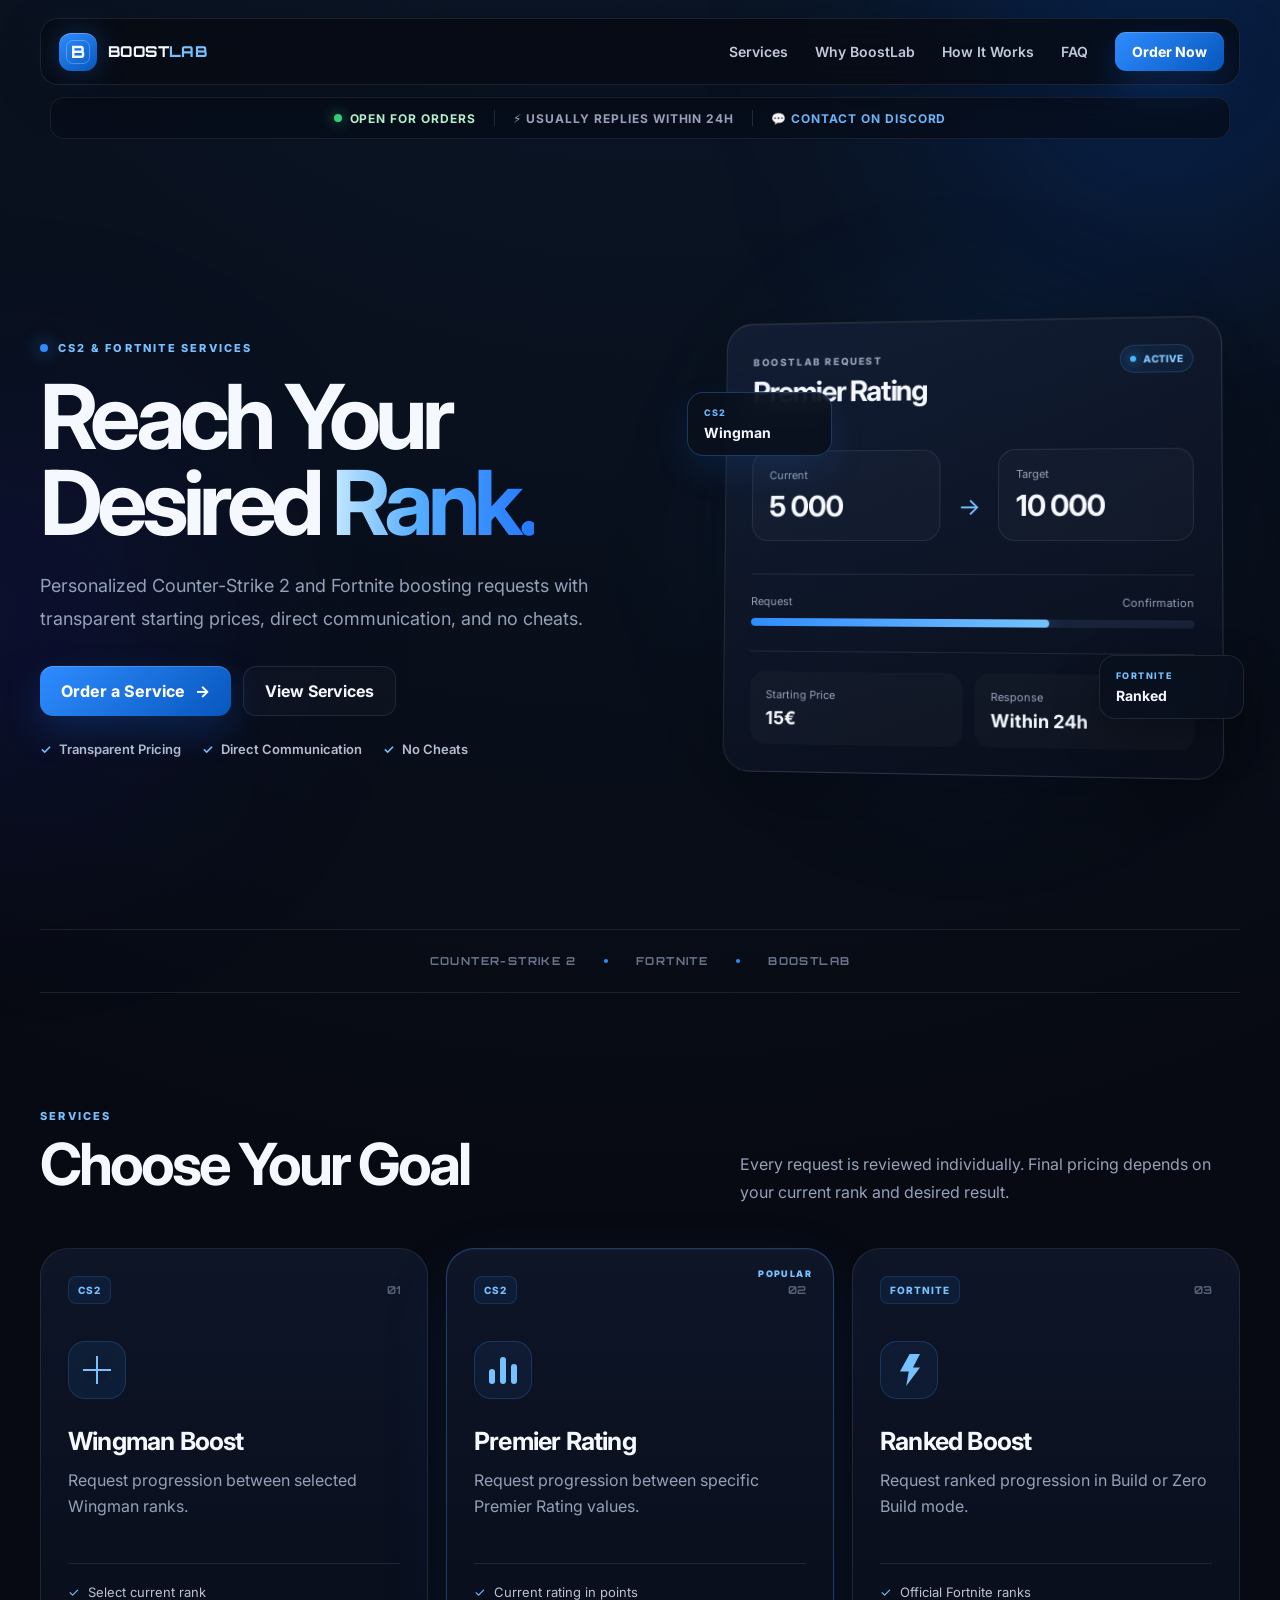
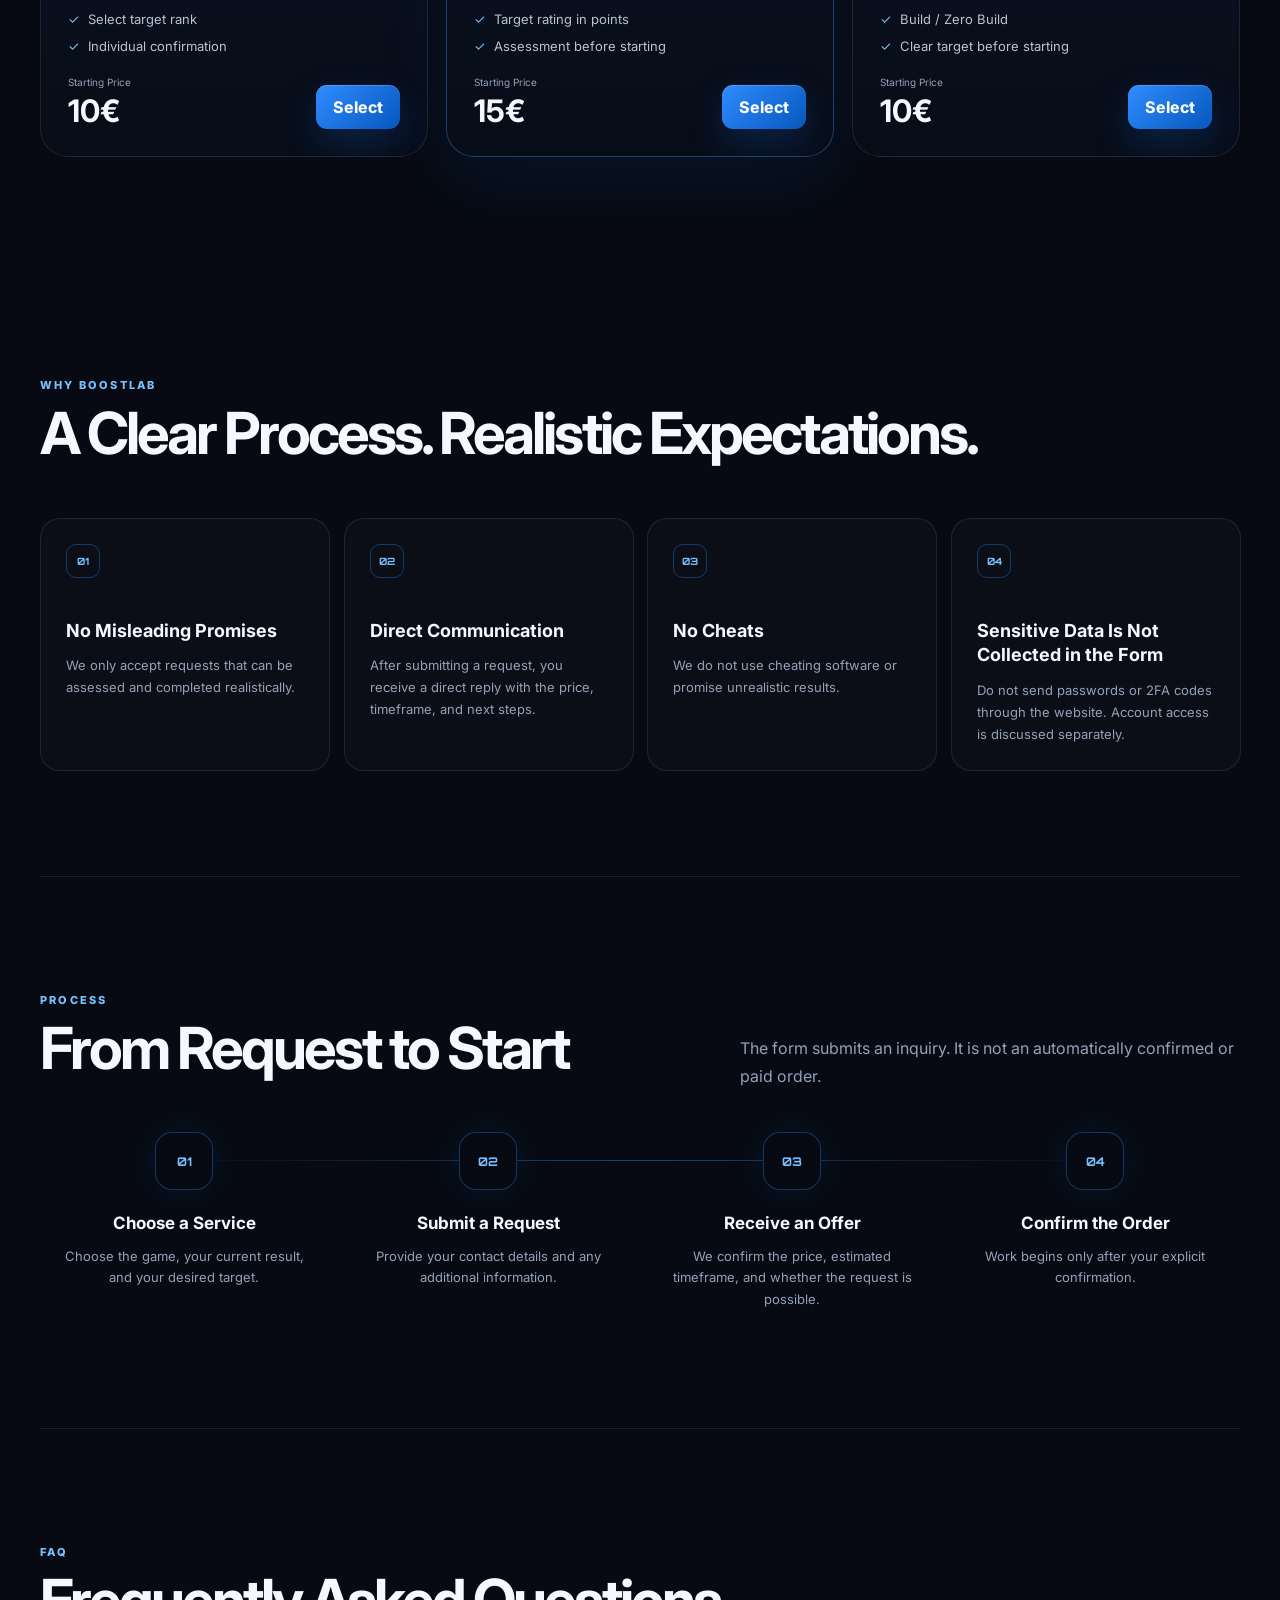
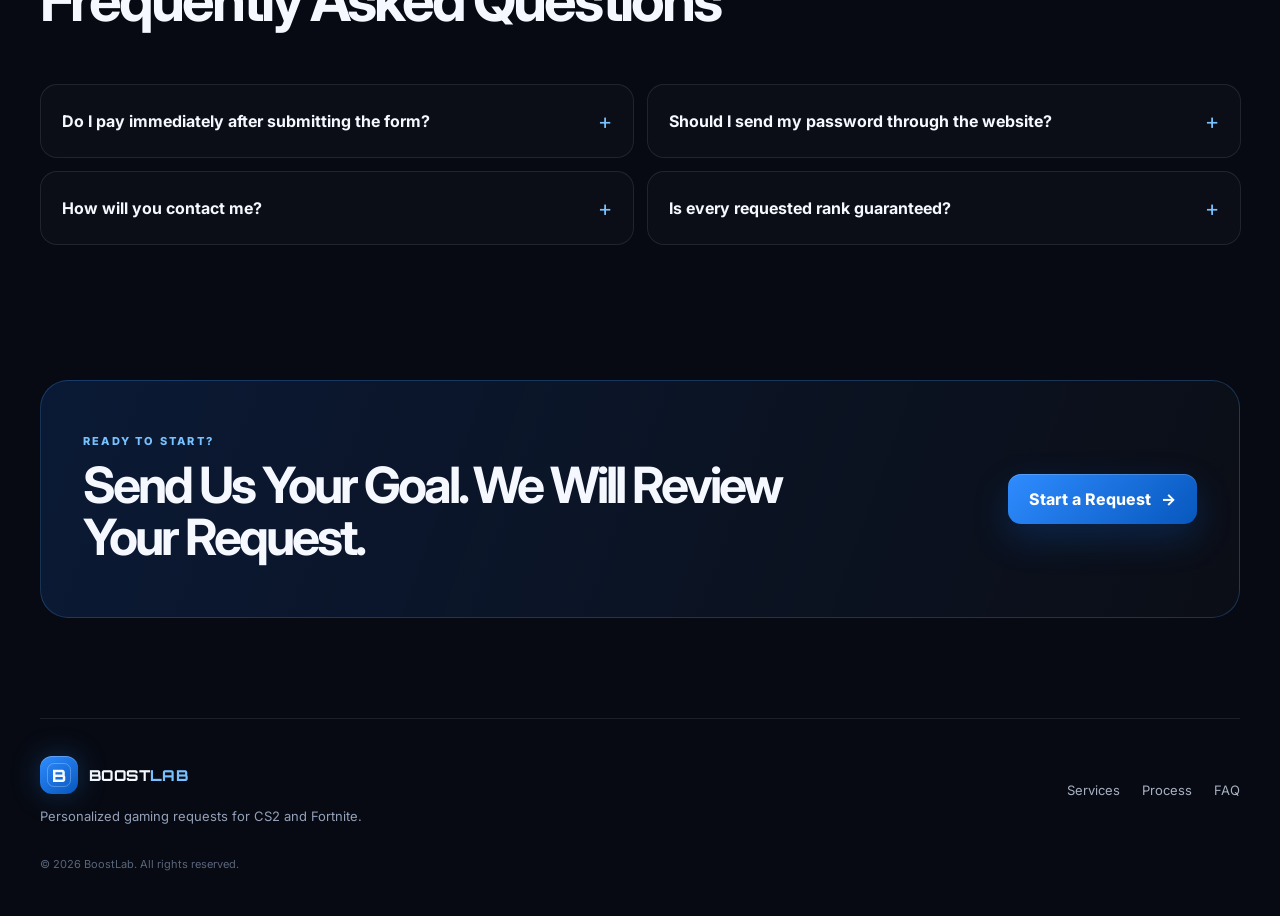
<file: index.html>
<!DOCTYPE html>
<html lang="en">
<head>
  <meta charset="UTF-8" />
  <meta name="viewport" content="width=device-width, initial-scale=1.0" />
  <meta name="description" content="BoostLab — transparent and personalized gaming services for Counter-Strike 2 and Fortnite." />
  <meta name="theme-color" content="#070a12" />
  <title>BoostLab | CS2 & Fortnite Boosting Services</title>
  <link rel="preconnect" href="https://fonts.googleapis.com">
  <link rel="preconnect" href="https://fonts.gstatic.com" crossorigin>
  <link href="https://fonts.googleapis.com/css2?family=Inter:wght@400;500;600;700;800&family=Orbitron:wght@700;800&display=swap" rel="stylesheet">
  <link rel="stylesheet" href="styles.css" />
</head>
<body>
  <div class="site-noise" aria-hidden="true"></div>
  <div class="orb orb-a" aria-hidden="true"></div>
  <div class="orb orb-b" aria-hidden="true"></div>

  <header class="site-header">
    <a class="brand" href="#home" aria-label="BoostLab home">
      <span class="brand-mark" aria-hidden="true"><span>B</span></span>
      <span class="brand-word">BOOST<span>LAB</span></span>
    </a>

    <button class="menu-toggle" type="button" aria-label="Open menu" aria-expanded="false">
      <span></span><span></span>
    </button>

    <nav class="main-nav" aria-label="Main navigation">
      <a href="#services">Services</a>
      <a href="#why">Why BoostLab</a>
      <a href="#how">How It Works</a>
      <a href="#faq">FAQ</a>
      <button class="nav-cta" type="button" data-open-order>Order Now</button>
    </nav>
  </header>
<div class="status-bar">
  <span class="status-item status-open">
    <i></i>
    Open for orders
  </span>

  <span class="status-divider"></span>

  <span class="status-item">
    ⚡ Usually replies within 24h
  </span>

  <span class="status-divider"></span>

  <button class="status-discord" type="button" id="copyDiscord">
    💬 Contact on Discord
  </button>
</div>
  <main>
    <section class="hero" id="home">
      <div class="hero-copy reveal">
        <div class="hero-kicker"><span></span> CS2 & FORTNITE SERVICES</div>
        <h1>Reach Your Desired <span class="gradient-text">Rank.</span></h1>
        <p class="hero-text">
          Personalized Counter-Strike 2 and Fortnite boosting requests with transparent starting prices,
          direct communication, and no cheats.
        </p>

        <div class="hero-actions">
          <button class="primary-btn" type="button" data-open-order>
            Order a Service <span aria-hidden="true">→</span>
          </button>
          <a class="secondary-btn" href="#services">View Services</a>
        </div>

        <div class="trust-strip" aria-label="Key benefits">
          <span><i>✓</i> Transparent Pricing</span>
          <span><i>✓</i> Direct Communication</span>
          <span><i>✓</i> No Cheats</span>
        </div>
      </div>

      <div class="hero-visual reveal" aria-label="BoostLab order example">
        <div class="visual-glow"></div>
        <div class="dashboard-card">
          <div class="dashboard-top">
            <div>
              <span class="micro-label">BOOSTLAB REQUEST</span>
              <h2>Premier Rating</h2>
            </div>
            <span class="live-pill"><i></i> ACTIVE</span>
          </div>

          <div class="rating-row">
            <div><span>Current</span><strong>5 000</strong></div>
            <div class="rating-arrow">→</div>
            <div><span>Target</span><strong>10 000</strong></div>
          </div>

          <div class="progress-block">
            <div class="progress-meta"><span>Request</span><span>Confirmation</span></div>
            <div class="progress-line"><span></span></div>
          </div>

          <div class="dashboard-stats">
            <div><span>Starting Price</span><strong>15€</strong></div>
            <div><span>Response</span><strong>Within 24h</strong></div>
          </div>
        </div>

        <div class="floating-card floating-cs">
          <span>CS2</span>
          <strong>Wingman</strong>
        </div>
        <div class="floating-card floating-fn">
          <span>FORTNITE</span>
          <strong>Ranked</strong>
        </div>
      </div>
    </section>

    <section class="logo-line reveal" aria-label="Supported games">
      <span>COUNTER-STRIKE 2</span>
      <i></i>
      <span>FORTNITE</span>
      <i></i>
      <span>BOOSTLAB</span>
    </section>

    <section class="section" id="services">
      <div class="section-heading reveal">
        <div>
          <p class="eyebrow">SERVICES</p>
          <h2>Choose Your Goal</h2>
        </div>
        <p>Every request is reviewed individually. Final pricing depends on your current rank and desired result.</p>
      </div>

      <div class="service-grid">
        <article class="service-card reveal">
          <div class="card-topline">
            <span class="game-badge">CS2</span>
            <span class="card-index">01</span>
          </div>
          <div class="service-icon crosshair" aria-hidden="true"></div>
          <h3>Wingman Boost</h3>
          <p>Request progression between selected Wingman ranks.</p>
          <ul>
            <li>Select current rank</li>
            <li>Select target rank</li>
            <li>Individual confirmation</li>
          </ul>
          <div class="service-footer">
            <div><span>Starting Price</span><strong>10€</strong></div>
            <button class="card-btn" type="button" data-service="CS2 Wingman Boost">Select</button>
          </div>
        </article>

        <article class="service-card featured reveal">
          <div class="featured-tag">POPULAR</div>
          <div class="card-topline">
            <span class="game-badge">CS2</span>
            <span class="card-index">02</span>
          </div>
          <div class="service-icon bars" aria-hidden="true"><span></span><span></span><span></span></div>
          <h3>Premier Rating</h3>
          <p>Request progression between specific Premier Rating values.</p>
          <ul>
            <li>Current rating in points</li>
            <li>Target rating in points</li>
            <li>Assessment before starting</li>
          </ul>
          <div class="service-footer">
            <div><span>Starting Price</span><strong>15€</strong></div>
            <button class="card-btn" type="button" data-service="CS2 Premier Rating Boost">Select</button>
          </div>
        </article>

        <article class="service-card reveal">
          <div class="card-topline">
            <span class="game-badge">FORTNITE</span>
            <span class="card-index">03</span>
          </div>
          <div class="service-icon bolt" aria-hidden="true"></div>
          <h3>Ranked Boost</h3>
          <p>Request ranked progression in Build or Zero Build mode.</p>
          <ul>
            <li>Official Fortnite ranks</li>
            <li>Build / Zero Build</li>
            <li>Clear target before starting</li>
          </ul>
          <div class="service-footer">
            <div><span>Starting Price</span><strong>10€</strong></div>
            <button class="card-btn" type="button" data-service="Fortnite Ranked Boost">Select</button>
          </div>
        </article>
      </div>
    </section>

    <section class="section why-section" id="why">
      <div class="section-heading compact reveal">
        <div>
          <p class="eyebrow">WHY BOOSTLAB</p>
          <h2>A Clear Process. Realistic Expectations.</h2>
        </div>
      </div>

      <div class="benefit-grid">
        <article class="benefit-card reveal">
          <span class="benefit-number">01</span>
          <h3>No Misleading Promises</h3>
          <p>We only accept requests that can be assessed and completed realistically.</p>
        </article>
        <article class="benefit-card reveal">
          <span class="benefit-number">02</span>
          <h3>Direct Communication</h3>
          <p>After submitting a request, you receive a direct reply with the price, timeframe, and next steps.</p>
        </article>
        <article class="benefit-card reveal">
          <span class="benefit-number">03</span>
          <h3>No Cheats</h3>
          <p>We do not use cheating software or promise unrealistic results.</p>
        </article>
        <article class="benefit-card reveal">
          <span class="benefit-number">04</span>
          <h3>Sensitive Data Is Not Collected in the Form</h3>
          <p>Do not send passwords or 2FA codes through the website. Account access is discussed separately.</p>
        </article>
      </div>
    </section>

    <section class="section process-section" id="how">
      <div class="section-heading reveal">
        <div>
          <p class="eyebrow">PROCESS</p>
          <h2>From Request to Start</h2>
        </div>
        <p>The form submits an inquiry. It is not an automatically confirmed or paid order.</p>
      </div>

      <div class="process-track">
        <article class="process-step reveal">
          <span>01</span>
          <h3>Choose a Service</h3>
          <p>Choose the game, your current result, and your desired target.</p>
        </article>
        <article class="process-step reveal">
          <span>02</span>
          <h3>Submit a Request</h3>
          <p>Provide your contact details and any additional information.</p>
        </article>
        <article class="process-step reveal">
          <span>03</span>
          <h3>Receive an Offer</h3>
          <p>We confirm the price, estimated timeframe, and whether the request is possible.</p>
        </article>
        <article class="process-step reveal">
          <span>04</span>
          <h3>Confirm the Order</h3>
          <p>Work begins only after your explicit confirmation.</p>
        </article>
      </div>
    </section>

    <section class="section faq-section" id="faq">
      <div class="section-heading compact reveal">
        <div>
          <p class="eyebrow">FAQ</p>
          <h2>Frequently Asked Questions</h2>
        </div>
      </div>

      <div class="faq-list">
        <details class="reveal">
          <summary>Do I pay immediately after submitting the form?<span>+</span></summary>
          <p>No. The form is only a request. You will first receive confirmation of the price, timeframe, and whether the service can be completed.</p>
        </details>
        <details class="reveal">
          <summary>Should I send my password through the website?<span>+</span></summary>
          <p>No. Never send passwords, 2FA codes, or backup codes through the public form.</p>
        </details>
        <details class="reveal">
          <summary>How will you contact me?<span>+</span></summary>
          <p>We will contact you through the email address provided in your request. A Discord contact option may be added later.</p>
        </details>
        <details class="reveal">
          <summary>Is every requested rank guaranteed?<span>+</span></summary>
          <p>No. Every request is assessed individually and may be declined if the target is not realistic.</p>
        </details>
      </div>
    </section>

    <section class="final-cta reveal">
      <div>
        <p class="eyebrow">READY TO START?</p>
        <h2>Send Us Your Goal. We Will Review Your Request.</h2>
      </div>
      <button class="primary-btn" type="button" data-open-order>Start a Request <span>→</span></button>
    </section>
  </main>

  <footer>
    <div class="footer-main">
      <a class="brand" href="#home">
        <span class="brand-mark" aria-hidden="true"><span>B</span></span>
        <span class="brand-word">BOOST<span>LAB</span></span>
      </a>
      <p>Personalized gaming requests for CS2 and Fortnite.</p>
    </div>
    <div class="footer-links">
      <a href="#services">Services</a>
      <a href="#how">Process</a>
      <a href="#faq">FAQ</a>
    </div>
    <p class="copyright">© 2026 BoostLab. All rights reserved.</p>
  </footer>

  <div class="modal" id="orderModal" aria-hidden="true">
    <div class="modal-backdrop" data-close-order></div>
    <div class="modal-card" role="dialog" aria-modal="true" aria-labelledby="orderTitle">
      <button class="modal-close" type="button" data-close-order aria-label="Close">×</button>

      <div class="modal-header">
        <p class="eyebrow">NEW REQUEST</p>
        <h2 id="orderTitle">Order a Service</h2>
        <p>Tell us your goal. Do not enter a password or access code.</p>
      </div>

      <form action="https://api.web3forms.com/submit" method="POST">
        <input type="hidden" name="access_key" value="19279286-2288-4de7-87dd-1176185d36bf">
        <input type="hidden" name="subject" value="New BoostLab Order">
        <input type="hidden" name="redirect" value="https://boostlab.pages.dev/success.html">

        <div class="form-row">
          <label>
            <span>Name</span>
            <input type="text" name="name" required minlength="2" placeholder="Your name">
          </label>
          <label>
            <span>Email</span>
            <input type="email" name="email" required placeholder="name@example.com">
          </label>
        </div>

        <label>
          <span>Service</span>
          <select name="service" id="serviceSelect" required>
            <option value="">Select a service</option>
            <option value="CS2 Wingman Boost">CS2 Wingman Boost — from €10</option>
            <option value="CS2 Premier Rating Boost">CS2 Premier Rating Boost — from €15</option>
            <option value="Fortnite Ranked Boost">Fortnite Ranked Boost — from €10</option>
          </select>
        </label>

        <div class="form-row">
          <label>
            <span id="currentLabel">Current Rank</span>
            <input type="text" name="current_value" id="currentInput" placeholder="Example: 5,000 points">
            <select name="current_rank" id="currentRankSelect" hidden>
              <option value="">Select current rank</option>
            </select>
          </label>

          <label>
            <span id="targetLabel">Target Rank</span>
            <input type="text" name="target_value" id="targetInput" placeholder="Example: 10,000 points">
            <select name="target_rank" id="targetRankSelect" hidden>
              <option value="">Select target rank</option>
            </select>
          </label>
        </div>

        <fieldset class="mode-field" id="fortniteModeField" hidden>
          <legend>Fortnite Mode</legend>
          <div class="mode-options">
            <label class="mode-option">
              <input type="radio" name="fortnite_mode" value="Build">
              <span><strong>Build</strong><small>Standard mode with building</small></span>
            </label>
            <label class="mode-option">
              <input type="radio" name="fortnite_mode" value="Zero Build">
              <span><strong>Zero Build</strong><small>Mode without building</small></span>
            </label>
          </div>
        </fieldset>

        <label>
          <span>Additional Information</span>
          <textarea name="message" rows="4" placeholder="Preferred timeframe, contact time, or other details"></textarea>
        </label>

        <label class="consent-row">
          <input type="checkbox" required>
          <span>I understand that I am submitting a request, not an automatically confirmed order.</span>
        </label>

        <button class="primary-btn submit-btn" type="submit">Submit Request <span>→</span></button>
      </form>
    </div>
  </div>

  <script src="script.js"></script>
</body>
</html>
</file>
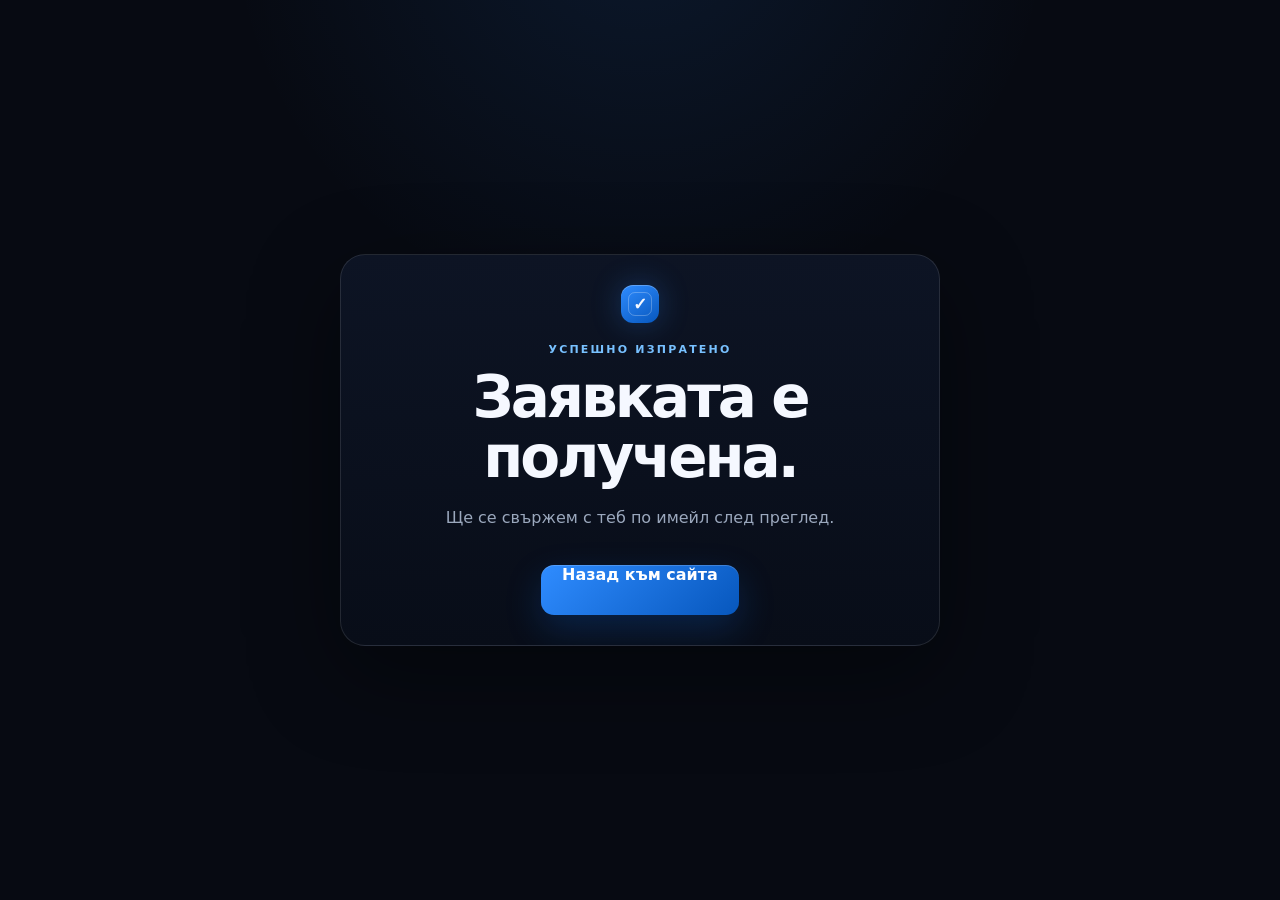
<file: success/index.html>
<!DOCTYPE html>
<html lang="bg">
<head>
  <meta charset="UTF-8">
  <meta name="viewport" content="width=device-width,initial-scale=1">
  <title>Успешно изпратено | BoostLab</title>
  <link rel="stylesheet" href="../styles.css">
</head>
<body>
  <div class="background-grid"></div>
  <div class="glow glow-one"></div>
  <main style="min-height:100vh;display:grid;place-items:center;padding:20px">
    <section class="modal-card" style="text-align:center;max-width:600px">
      <div class="brand-mark" style="margin:0 auto 20px">✓</div>
      <p class="eyebrow">УСПЕШНО ИЗПРАТЕНО</p>
      <h2>Заявката е получена.</h2>
      <p style="color:#9ba8bd;line-height:1.7">Ще се свържем с теб по имейл след преглед.</p>
      <a class="primary-btn" href="/" style="display:inline-block;margin-top:18px">Назад към сайта</a>
    </section>
  </main>
</body>
</html>
</file>
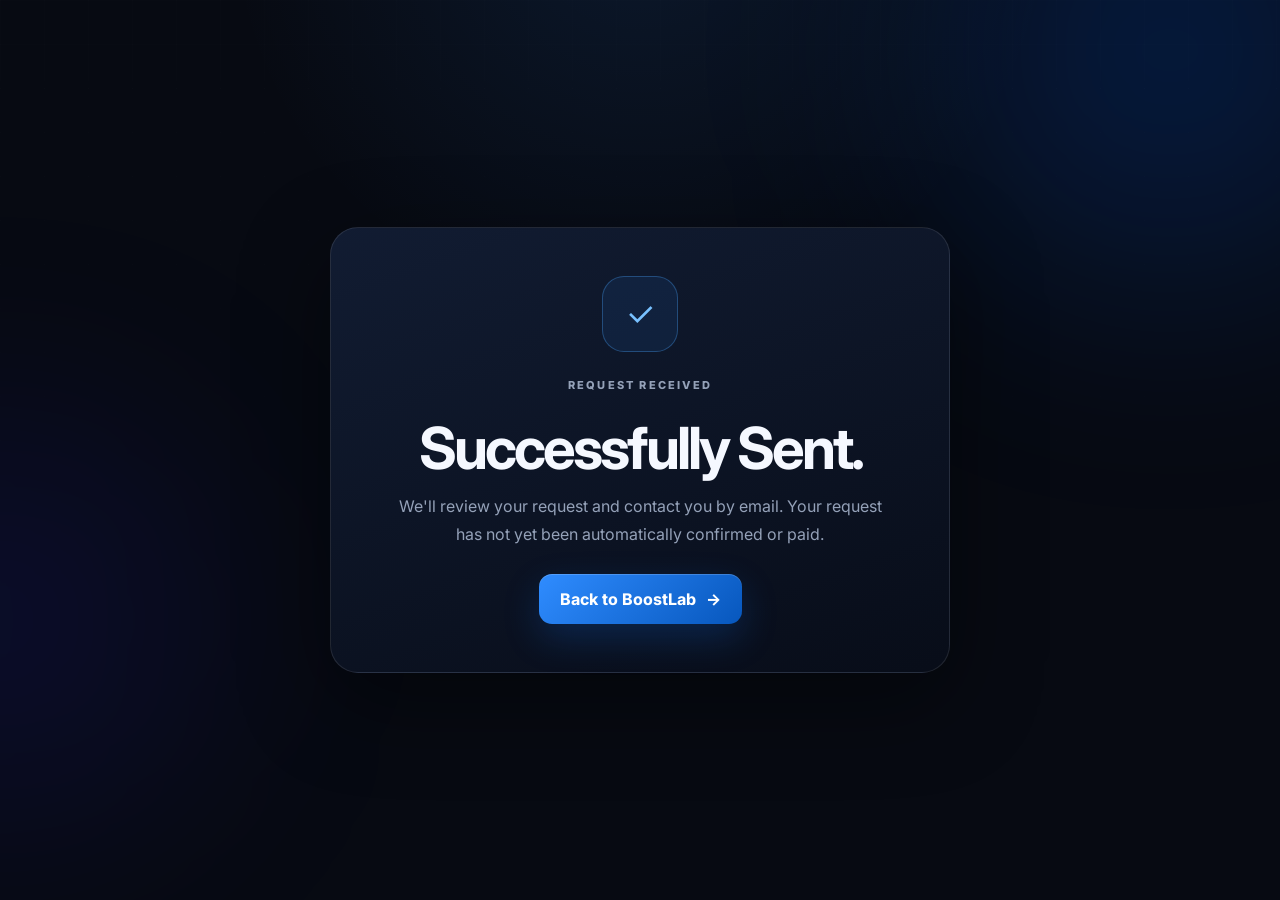
<file: success.html>
<!DOCTYPE html>
<html lang="en">
<head>
  <meta charset="UTF-8">
  <meta name="viewport" content="width=device-width, initial-scale=1.0">
  <meta name="theme-color" content="#070a12">
  <title>BoostLab | Request Sent</title>
  <link rel="preconnect" href="https://fonts.googleapis.com">
  <link rel="preconnect" href="https://fonts.gstatic.com" crossorigin>
  <link href="https://fonts.googleapis.com/css2?family=Inter:wght@400;600;700;800&family=Orbitron:wght@800&display=swap" rel="stylesheet">
  <link rel="stylesheet" href="styles.css">
  <style>
    .success-shell{min-height:100vh;display:grid;place-items:center;padding:24px}.success-card{width:min(620px,100%);padding:48px;border:1px solid rgba(255,255,255,.1);border-radius:28px;background:linear-gradient(160deg,rgba(18,29,52,.96),rgba(8,13,25,.98));box-shadow:0 28px 90px rgba(0,0,0,.42);text-align:center}.success-icon{width:76px;height:76px;display:grid;place-items:center;margin:0 auto 24px;border:1px solid rgba(71,165,255,.32);border-radius:22px;background:rgba(47,140,255,.09);color:#78c1ff;font-size:34px}.success-card h1{margin:12px 0 16px;font-size:clamp(36px,7vw,58px);letter-spacing:-3px}.success-card p{max-width:490px;margin:0 auto 26px;color:#94a1b8;line-height:1.75}.success-card .primary-btn{width:auto}@media(max-width:520px){.success-card{padding:32px 22px}.success-card h1{letter-spacing:-2px}}
  </style>
</head>
<body>
  <div class="site-noise"></div><div class="orb orb-a"></div><div class="orb orb-b"></div>
  <main class="success-shell">
    <section class="success-card">
      <div class="success-icon">✓</div>
      <p class="eyebrow">REQUEST RECEIVED</p>
      <h1>Successfully Sent.</h1>
      <p>We'll review your request and contact you by email. Your request has not yet been automatically confirmed or paid.</p>
      <a class="primary-btn" href="/">Back to BoostLab <span>→</span></a>
    </section>
  </main>
</body>
</html>
</file>
<file: styles.css>
:root {
  --bg: #070a12;
  --bg-soft: #0b1020;
  --surface: rgba(14, 21, 39, 0.78);
  --surface-strong: #10182b;
  --line: rgba(255, 255, 255, 0.09);
  --line-blue: rgba(57, 147, 255, 0.32);
  --text: #f5f8ff;
  --muted: #94a1b8;
  --blue: #2f8cff;
  --blue-light: #78c1ff;
  --blue-dark: #0757bd;
  --radius-lg: 28px;
  --radius-md: 18px;
  --shadow: 0 28px 90px rgba(0, 0, 0, 0.42);
}

* { box-sizing: border-box; }
html { scroll-behavior: smooth; }
body {
  margin: 0;
  min-width: 320px;
  overflow-x: hidden;
  font-family: Inter, system-ui, sans-serif;
  background:
    radial-gradient(circle at 50% -10%, rgba(47, 140, 255, 0.11), transparent 35%),
    var(--bg);
  color: var(--text);
}
body.modal-open { overflow: hidden; }
button, input, select, textarea { font: inherit; }
button { cursor: pointer; }
a { color: inherit; text-decoration: none; }

.site-noise {
  position: fixed;
  inset: 0;
  z-index: -4;
  pointer-events: none;
  opacity: 0.45;
  background-image:
    linear-gradient(rgba(255,255,255,.018) 1px, transparent 1px),
    linear-gradient(90deg, rgba(255,255,255,.018) 1px, transparent 1px);
  background-size: 44px 44px;
  mask-image: linear-gradient(to bottom, black, transparent 90%);
}
.orb { position: fixed; z-index: -3; border-radius: 999px; filter: blur(120px); pointer-events: none; }
.orb-a { width: 460px; height: 460px; background: rgba(0, 103, 255, .18); top: -180px; right: -120px; }
.orb-b { width: 380px; height: 380px; background: rgba(48, 44, 255, .12); left: -190px; bottom: 10%; }

.site-header {
  width: min(1200px, calc(100% - 32px));
  margin: 18px auto 0;
  position: sticky;
  top: 14px;
  z-index: 30;
  display: flex;
  align-items: center;
  justify-content: space-between;
  padding: 13px 15px 13px 18px;
  border: 1px solid var(--line);
  border-radius: 18px;
  background: rgba(7, 10, 18, 0.76);
  backdrop-filter: blur(20px);
  box-shadow: 0 12px 45px rgba(0,0,0,.22);
}
.brand { display: inline-flex; align-items: center; gap: 11px; }
.brand-mark {
  position: relative;
  width: 38px;
  height: 38px;
  display: grid;
  place-items: center;
  border-radius: 12px;
  background: linear-gradient(145deg, var(--blue), var(--blue-dark));
  box-shadow: 0 0 30px rgba(47,140,255,.28), inset 0 1px 0 rgba(255,255,255,.25);
  font: 800 17px Orbitron, sans-serif;
}
.brand-mark::after { content: ""; position: absolute; inset: 7px; border: 1px solid rgba(255,255,255,.26); border-radius: 7px; }
.brand-mark span { position: relative; z-index: 1; }
.brand-word { font: 800 15px Orbitron, sans-serif; letter-spacing: .4px; }
.brand-word span { color: var(--blue-light); }
.main-nav { display: flex; align-items: center; gap: 27px; color: #c1cada; font-size: 14px; font-weight: 600; }
.main-nav a { transition: .2s ease; }
.main-nav a:hover { color: white; }
.nav-cta, .primary-btn, .card-btn {
  border: 0;
  color: white;
  font-weight: 750;
  background: linear-gradient(135deg, var(--blue), var(--blue-dark));
  box-shadow: 0 14px 36px rgba(17, 108, 229, .23), inset 0 1px 0 rgba(255,255,255,.18);
  transition: transform .22s ease, box-shadow .22s ease, filter .22s ease;
}
.nav-cta { padding: 11px 17px; border-radius: 11px; }
.primary-btn { display: inline-flex; align-items: center; justify-content: center; gap: 10px; min-height: 50px; padding: 0 21px; border-radius: 13px; }
.primary-btn:hover, .card-btn:hover, .nav-cta:hover { transform: translateY(-2px); filter: brightness(1.08); box-shadow: 0 18px 45px rgba(17,108,229,.34); }
.secondary-btn { min-height: 50px; display: inline-flex; align-items: center; justify-content: center; padding: 0 21px; border: 1px solid var(--line); border-radius: 13px; background: rgba(255,255,255,.025); font-weight: 700; transition: .2s ease; }
.secondary-btn:hover { border-color: var(--line-blue); background: rgba(47,140,255,.055); }
.menu-toggle { display: none; width: 42px; height: 42px; border: 1px solid var(--line); border-radius: 11px; background: rgba(255,255,255,.025); }
.menu-toggle span { display: block; width: 18px; height: 2px; margin: 5px auto; background: white; border-radius: 5px; }

main { width: min(1200px, calc(100% - 32px)); margin: auto; }
.hero { min-height: 790px; display: grid; grid-template-columns: 1.04fr .96fr; gap: 72px; align-items: center; padding: 85px 0 60px; }
.hero-kicker, .eyebrow { color: var(--blue-light); font-size: 11px; font-weight: 800; letter-spacing: 2.2px; }
.hero-kicker { display: inline-flex; align-items: center; gap: 10px; }
.hero-kicker span { width: 8px; height: 8px; border-radius: 50%; background: var(--blue); box-shadow: 0 0 18px var(--blue); }
h1 { margin: 18px 0 24px; max-width: 710px; font-size: clamp(55px, 7vw, 94px); line-height: .96; letter-spacing: -5.7px; }
h2 { margin: 7px 0 12px; font-size: clamp(35px, 4.8vw, 58px); line-height: 1.04; letter-spacing: -3px; }
h3 { margin: 0; }
.gradient-text { background: linear-gradient(90deg, #c5e8ff 0%, #54adff 43%, #2478ff 100%); -webkit-background-clip: text; color: transparent; }
.hero-text { max-width: 650px; margin: 0; color: var(--muted); font-size: 18px; line-height: 1.8; }
.hero-actions { display: flex; flex-wrap: wrap; gap: 12px; margin: 31px 0 25px; }
.trust-strip { display: flex; flex-wrap: wrap; gap: 21px; color: #b4bfd1; font-size: 13px; font-weight: 600; }
.trust-strip i { color: var(--blue-light); font-style: normal; margin-right: 5px; }
.hero-visual { position: relative; min-height: 520px; display: grid; place-items: center; }
.visual-glow { position: absolute; width: 440px; height: 440px; border-radius: 50%; background: rgba(28,120,255,.14); filter: blur(70px); }
.dashboard-card {
  position: relative;
  z-index: 2;
  width: min(100%, 500px);
  padding: 27px;
  border: 1px solid rgba(255,255,255,.11);
  border-radius: 27px;
  background: linear-gradient(160deg, rgba(18,29,52,.94), rgba(8,13,25,.97));
  box-shadow: var(--shadow), inset 0 1px 0 rgba(255,255,255,.06);
  transform: perspective(1100px) rotateY(-5deg) rotateX(2deg);
}
.dashboard-top { display: flex; justify-content: space-between; gap: 20px; align-items: flex-start; }
.micro-label { color: var(--muted); font-size: 10px; letter-spacing: 1.6px; font-weight: 800; }
.dashboard-top h2 { margin-top: 8px; font-size: 29px; letter-spacing: -1.4px; }
.live-pill { display: inline-flex; align-items: center; gap: 7px; padding: 7px 9px; border: 1px solid rgba(71,191,255,.18); border-radius: 999px; background: rgba(47,140,255,.08); color: #83c9ff; font-size: 10px; font-weight: 800; }
.live-pill i { width: 6px; height: 6px; border-radius: 50%; background: #45b8ff; box-shadow: 0 0 12px #45b8ff; }
.rating-row { display: grid; grid-template-columns: 1fr auto 1fr; gap: 18px; align-items: end; margin: 33px 0; }
.rating-row div:not(.rating-arrow) { padding: 17px; border: 1px solid var(--line); border-radius: 17px; background: rgba(255,255,255,.025); }
.rating-row span { display: block; margin-bottom: 7px; color: var(--muted); font-size: 11px; }
.rating-row strong { font-size: 29px; letter-spacing: -1px; }
.rating-arrow { color: var(--blue-light); font-size: 24px; padding-bottom: 20px; }
.progress-block { padding: 20px 0 25px; border-top: 1px solid var(--line); border-bottom: 1px solid var(--line); }
.progress-meta { display: flex; justify-content: space-between; margin-bottom: 10px; color: var(--muted); font-size: 11px; }
.progress-line { height: 8px; overflow: hidden; border-radius: 99px; background: #18233a; }
.progress-line span { display: block; width: 68%; height: 100%; border-radius: inherit; background: linear-gradient(90deg, var(--blue), #74c3ff); box-shadow: 0 0 20px rgba(61,157,255,.35); }
.dashboard-stats { display: grid; grid-template-columns: 1fr 1fr; gap: 12px; margin-top: 20px; }
.dashboard-stats div { padding: 16px; border-radius: 15px; background: rgba(255,255,255,.025); }
.dashboard-stats span { display: block; margin-bottom: 6px; color: var(--muted); font-size: 11px; }
.dashboard-stats strong { font-size: 18px; }
.floating-card { position: absolute; z-index: 4; min-width: 145px; padding: 14px 16px; border: 1px solid var(--line); border-radius: 16px; background: rgba(10,16,29,.88); backdrop-filter: blur(12px); box-shadow: 0 18px 45px rgba(0,0,0,.3); }
.floating-card span { display: block; color: var(--blue-light); font-size: 9px; letter-spacing: 1.4px; font-weight: 800; }
.floating-card strong { display: block; margin-top: 6px; font-size: 14px; }
.floating-cs { left: -12px; top: 105px; }
.floating-fn { right: -4px; bottom: 88px; }

.logo-line { display: flex; align-items: center; justify-content: center; gap: 28px; padding: 24px; border-top: 1px solid var(--line); border-bottom: 1px solid var(--line); color: #69758b; font: 700 11px Orbitron, sans-serif; letter-spacing: 1.4px; }
.logo-line i { width: 4px; height: 4px; border-radius: 50%; background: var(--blue); }
.section { padding: 105px 0; }
.section-heading { display: flex; align-items: end; justify-content: space-between; gap: 50px; margin-bottom: 42px; }
.section-heading.compact { align-items: center; }
.section-heading > p { max-width: 500px; margin: 0; color: var(--muted); line-height: 1.75; }
.service-grid { display: grid; grid-template-columns: repeat(3, 1fr); gap: 18px; }
.service-card { position: relative; min-height: 500px; display: flex; flex-direction: column; padding: 27px; border: 1px solid var(--line); border-radius: var(--radius-lg); background: linear-gradient(180deg, rgba(15,23,42,.9), rgba(8,13,24,.94)); transition: transform .28s ease, border-color .28s ease, box-shadow .28s ease; }
.service-card:hover { transform: translateY(-8px); border-color: var(--line-blue); box-shadow: 0 24px 65px rgba(0,0,0,.28); }
.service-card.featured { border-color: rgba(64,154,255,.34); box-shadow: inset 0 1px 0 rgba(255,255,255,.06), 0 25px 70px rgba(20,102,220,.11); }
.featured-tag { position: absolute; top: 19px; right: 21px; color: var(--blue-light); font-size: 9px; letter-spacing: 1.4px; font-weight: 900; }
.card-topline { display: flex; align-items: center; justify-content: space-between; }
.game-badge { padding: 7px 9px; border: 1px solid rgba(73,163,255,.16); border-radius: 8px; background: rgba(47,140,255,.08); color: var(--blue-light); font-size: 10px; letter-spacing: 1px; font-weight: 800; }
.card-index { color: #556177; font: 700 11px Orbitron, sans-serif; }
.service-icon { width: 58px; height: 58px; margin: 37px 0 27px; border: 1px solid rgba(77,166,255,.2); border-radius: 17px; background: rgba(47,140,255,.07); position: relative; }
.crosshair::before, .crosshair::after { content: ""; position: absolute; left: 50%; top: 50%; background: var(--blue-light); transform: translate(-50%,-50%); }
.crosshair::before { width: 28px; height: 2px; }.crosshair::after { width: 2px; height: 28px; }
.crosshair { box-shadow: inset 0 0 0 17px rgba(47,140,255,.02); }
.bars { display: flex; align-items: end; justify-content: center; gap: 5px; padding: 14px; }
.bars span { width: 6px; border-radius: 8px; background: var(--blue-light); }.bars span:nth-child(1){height:15px}.bars span:nth-child(2){height:27px}.bars span:nth-child(3){height:20px}
.bolt::before { content: ""; position: absolute; width: 20px; height: 32px; left: 19px; top: 12px; background: var(--blue-light); clip-path: polygon(48% 0,100% 0,65% 42%,100% 42%,31% 100%,44% 55%,0 55%); }
.service-card h3 { font-size: 25px; letter-spacing: -.8px; }
.service-card > p { min-height: 77px; margin: 11px 0 19px; color: var(--muted); line-height: 1.65; }
.service-card ul { display: grid; gap: 11px; margin: 0; padding: 20px 0 22px; border-top: 1px solid var(--line); list-style: none; color: #b9c3d2; font-size: 13px; }
.service-card li::before { content: "✓"; color: var(--blue-light); margin-right: 8px; }
.service-footer { display: flex; align-items: end; justify-content: space-between; gap: 16px; margin-top: auto; }
.service-footer span { display: block; margin-bottom: 4px; color: var(--muted); font-size: 10px; }
.service-footer strong { font-size: 31px; }
.card-btn { min-height: 44px; padding: 0 17px; border-radius: 11px; }

.why-section { position: relative; }
.benefit-grid { display: grid; grid-template-columns: repeat(4, 1fr); gap: 14px; }
.benefit-card { min-height: 250px; padding: 25px; border: 1px solid var(--line); border-radius: 20px; background: rgba(255,255,255,.018); }
.benefit-number { display: inline-grid; place-items: center; width: 34px; height: 34px; margin-bottom: 41px; border: 1px solid var(--line-blue); border-radius: 10px; color: var(--blue-light); font: 700 10px Orbitron, sans-serif; }
.benefit-card h3 { font-size: 18px; line-height: 1.35; }
.benefit-card p { margin: 11px 0 0; color: var(--muted); font-size: 13px; line-height: 1.7; }
.process-section { border-top: 1px solid var(--line); border-bottom: 1px solid var(--line); }
.process-track { position: relative; display: grid; grid-template-columns: repeat(4,1fr); gap: 15px; }
.process-track::before { content: ""; position: absolute; left: 10%; right: 10%; top: 28px; height: 1px; background: linear-gradient(90deg, transparent, rgba(60,153,255,.4), transparent); }
.process-step { position: relative; z-index: 1; padding: 0 18px; text-align: center; }
.process-step > span { width: 58px; height: 58px; display: grid; place-items: center; margin: 0 auto 23px; border: 1px solid var(--line-blue); border-radius: 17px; background: var(--bg); color: var(--blue-light); font: 700 12px Orbitron, sans-serif; box-shadow: 0 0 35px rgba(31,126,255,.11); }
.process-step h3 { font-size: 17px; }
.process-step p { color: var(--muted); font-size: 13px; line-height: 1.65; }
.faq-list { display: grid; grid-template-columns: 1fr 1fr; gap: 13px; }
details { border: 1px solid var(--line); border-radius: 17px; background: rgba(255,255,255,.018); padding: 0 21px; }
summary { min-height: 72px; display: flex; align-items: center; justify-content: space-between; gap: 18px; cursor: pointer; list-style: none; font-weight: 700; }
summary::-webkit-details-marker { display: none; }
summary span { color: var(--blue-light); font-size: 22px; font-weight: 400; transition: transform .2s ease; }
details[open] summary span { transform: rotate(45deg); }
details p { margin: -5px 0 20px; color: var(--muted); font-size: 13px; line-height: 1.7; }
.final-cta { margin: 30px 0 100px; display: flex; align-items: center; justify-content: space-between; gap: 30px; padding: 42px; border: 1px solid rgba(64,154,255,.26); border-radius: var(--radius-lg); background: linear-gradient(110deg, rgba(31,118,255,.15), rgba(255,255,255,.02)); overflow: hidden; }
.final-cta h2 { max-width: 770px; font-size: clamp(32px,4vw,50px); }
footer { width: min(1200px, calc(100% - 32px)); margin: auto; display: grid; grid-template-columns: 1fr auto; gap: 25px; align-items: center; padding: 37px 0 45px; border-top: 1px solid var(--line); }
.footer-main p { margin: 14px 0 0; color: var(--muted); font-size: 13px; }
.footer-links { display: flex; gap: 22px; color: #a7b1c2; font-size: 13px; }
.copyright { grid-column: 1/-1; margin: 8px 0 0; color: #59657a; font-size: 11px; }

.modal { position: fixed; inset: 0; z-index: 50; display: none; align-items: center; justify-content: center; padding: 18px; }
.modal.open { display: flex; }
.modal-backdrop { position: absolute; inset: 0; background: rgba(2,4,9,.82); backdrop-filter: blur(10px); }
.modal-card { position: relative; z-index: 2; width: min(760px,100%); max-height: 93vh; overflow: auto; padding: 30px; border: 1px solid rgba(255,255,255,.11); border-radius: 25px; background: linear-gradient(180deg, #0d1424, #080d18); box-shadow: var(--shadow); }
.modal-close { position: absolute; top: 15px; right: 17px; width: 39px; height: 39px; border: 1px solid var(--line); border-radius: 11px; background: rgba(255,255,255,.025); color: white; font-size: 24px; line-height: 1; }
.modal-header { padding-right: 45px; margin-bottom: 24px; }
.modal-header h2 { font-size: 36px; letter-spacing: -1.7px; }
.modal-header p:last-child { margin: 0; color: var(--muted); font-size: 13px; }
form { display: grid; gap: 16px; }
label { display: grid; gap: 8px; color: #cbd4e3; font-size: 12px; font-weight: 650; }
input, select, textarea { width: 100%; border: 1px solid var(--line); border-radius: 12px; outline: none; background: #0c1322; color: white; padding: 13px 14px; transition: border-color .2s ease, box-shadow .2s ease; }
input:focus, select:focus, textarea:focus { border-color: rgba(65,157,255,.7); box-shadow: 0 0 0 3px rgba(47,140,255,.08); }
textarea { resize: vertical; min-height: 105px; }
.form-row { display: grid; grid-template-columns: 1fr 1fr; gap: 13px; }
.mode-field { margin: 0; padding: 0; border: 0; }
.mode-field legend { margin-bottom: 9px; color: #cbd4e3; font-size: 12px; font-weight: 650; }
.mode-options { display: grid; grid-template-columns: 1fr 1fr; gap: 11px; }
.mode-option { position: relative; display: block; }
.mode-option input { position: absolute; opacity: 0; pointer-events: none; }
.mode-option span { display: block; min-height: 74px; padding: 14px; border: 1px solid var(--line); border-radius: 13px; background: rgba(255,255,255,.02); cursor: pointer; transition: .2s ease; }
.mode-option strong, .mode-option small { display: block; }.mode-option small { margin-top: 5px; color: var(--muted); font-weight: 400; }
.mode-option input:checked + span { border-color: rgba(65,157,255,.7); background: rgba(47,140,255,.08); box-shadow: 0 0 0 3px rgba(47,140,255,.06); }
.consent-row { grid-template-columns: auto 1fr; align-items: start; color: var(--muted); font-weight: 400; line-height: 1.5; }
.consent-row input { width: auto; margin-top: 3px; accent-color: var(--blue); }
.submit-btn { width: 100%; margin-top: 3px; }
[hidden] { display: none !important; }
.reveal { opacity: 0; transform: translateY(20px); transition: opacity .7s ease, transform .7s ease; }
.reveal.visible { opacity: 1; transform: none; }

@media (max-width: 980px) {
  .main-nav { gap: 18px; }
  .hero { grid-template-columns: 1fr; min-height: auto; padding-top: 100px; }
  .hero-copy { text-align: center; }
  .hero-text { margin-inline: auto; }
  .hero-kicker, .hero-actions, .trust-strip { justify-content: center; }
  .hero-visual { min-height: 560px; }
  .service-grid { grid-template-columns: 1fr 1fr; }
  .service-card:last-child { grid-column: 1/-1; min-height: 430px; }
  .benefit-grid { grid-template-columns: 1fr 1fr; }
  .process-track { grid-template-columns: 1fr 1fr; gap: 35px 15px; }
  .process-track::before { display: none; }
}

@media (max-width: 760px) {
  .site-header { top: 8px; }
  .menu-toggle { display: block; }
  .main-nav { display: none; position: absolute; left: 0; right: 0; top: 68px; flex-direction: column; align-items: stretch; padding: 16px; border: 1px solid var(--line); border-radius: 16px; background: #090e19; box-shadow: var(--shadow); }
  .main-nav.open { display: flex; }
  .main-nav a { padding: 8px 5px; }
  .nav-cta { width: 100%; }
  h1 { letter-spacing: -3.8px; }
  .hero { padding-top: 75px; }
  .dashboard-card { transform: none; }
  .floating-cs { left: 0; }.floating-fn { right: 0; }
  .logo-line { flex-wrap: wrap; gap: 14px; }
  .section { padding: 80px 0; }
  .section-heading { align-items: flex-start; flex-direction: column; gap: 14px; }
  .service-grid, .benefit-grid, .faq-list { grid-template-columns: 1fr; }
  .service-card:last-child { grid-column: auto; }
  .process-track { grid-template-columns: 1fr; }
  .final-cta { align-items: flex-start; flex-direction: column; padding: 30px; }
  footer { grid-template-columns: 1fr; }
  .footer-links { flex-wrap: wrap; }
  .form-row, .mode-options { grid-template-columns: 1fr; }
}

@media (max-width: 520px) {
  main, .site-header, footer { width: min(100% - 22px, 1200px); }
  .site-header { margin-top: 10px; padding-left: 13px; }
  .brand-word { font-size: 13px; }
  h1 { font-size: 49px; letter-spacing: -3px; }
  h2 { letter-spacing: -2px; }
  .hero-actions { flex-direction: column; }
  .primary-btn, .secondary-btn { width: 100%; }
  .trust-strip { display: grid; gap: 10px; }
  .hero-visual { min-height: 480px; }
  .dashboard-card { padding: 20px; }
  .rating-row { gap: 8px; }.rating-row div:not(.rating-arrow) { padding: 13px; }.rating-row strong { font-size: 22px; }
  .floating-card { display: none; }
  .logo-line { font-size: 9px; }
  .section { padding: 68px 0; }
  .service-card { min-height: 470px; padding: 23px; }
  .service-footer { align-items: stretch; flex-direction: column; }
  .card-btn { width: 100%; }
  .modal-card { padding: 22px; }
  .modal-header h2 { font-size: 31px; }
}


/* =========================================================
   BoostLab interaction polish
   Added: smoother card lift, blue glow, icon motion, buttons
   ========================================================= */

/* Give interactive elements smoother, more premium motion */
.service-card,
.benefit-card,
.process-step,
.faq-list details,
.primary-btn,
.secondary-btn,
.card-btn,
.nav-cta {
  will-change: transform;
}

/* Service cards: lift, subtle scale and layered blue glow */
.service-card {
  overflow: hidden;
  isolation: isolate;
}

.service-card::before {
  content: "";
  position: absolute;
  inset: -1px;
  z-index: -1;
  border-radius: inherit;
  background: radial-gradient(
    circle at 50% 0%,
    rgba(72, 165, 255, 0.18),
    transparent 58%
  );
  opacity: 0;
  transition: opacity .32s ease;
  pointer-events: none;
}

.service-card:hover {
  transform: translateY(-10px) scale(1.012);
  border-color: rgba(89, 177, 255, .58);
  box-shadow:
    0 28px 70px rgba(0, 0, 0, .38),
    0 0 0 1px rgba(53, 145, 255, .12),
    0 0 42px rgba(31, 126, 255, .16);
}

.service-card:hover::before {
  opacity: 1;
}

/* Small icon movement makes the cards feel responsive */
.service-card .service-icon {
  transition: transform .3s ease, filter .3s ease;
}

.service-card:hover .service-icon {
  transform: translateY(-3px) scale(1.06);
  filter: drop-shadow(0 0 13px rgba(72, 165, 255, .42));
}

/* Secondary cards receive a lighter hover treatment */
.benefit-card {
  transition:
    transform .26s ease,
    border-color .26s ease,
    background-color .26s ease,
    box-shadow .26s ease;
}

.benefit-card:hover {
  transform: translateY(-6px);
  border-color: rgba(89, 177, 255, .38);
  background: rgba(47, 140, 255, .035);
  box-shadow: 0 20px 46px rgba(0, 0, 0, .22);
}

/* Process steps: animate the numbered badge */
.process-step > span {
  transition:
    transform .26s ease,
    background-color .26s ease,
    box-shadow .26s ease;
}

.process-step:hover > span {
  transform: translateY(-4px) scale(1.06);
  background: rgba(47, 140, 255, .08);
  box-shadow:
    0 0 0 1px rgba(73, 163, 255, .12),
    0 0 30px rgba(31, 126, 255, .22);
}

/* FAQ rows feel clickable without becoming distracting */
.faq-list details {
  transition:
    transform .22s ease,
    border-color .22s ease,
    background-color .22s ease;
}

.faq-list details:hover {
  transform: translateX(4px);
  border-color: rgba(89, 177, 255, .30);
  background: rgba(47, 140, 255, .025);
}

/* Buttons: stronger but controlled hover feedback */
.primary-btn,
.card-btn,
.nav-cta {
  transition:
    transform .22s ease,
    filter .22s ease,
    box-shadow .22s ease;
}

.primary-btn:hover,
.card-btn:hover,
.nav-cta:hover {
  transform: translateY(-3px) scale(1.018);
  filter: brightness(1.12);
  box-shadow:
    0 18px 46px rgba(17, 108, 229, .38),
    0 0 24px rgba(57, 153, 255, .18);
}

.primary-btn:active,
.card-btn:active,
.nav-cta:active,
.secondary-btn:active {
  transform: translateY(0) scale(.985);
}

.secondary-btn:hover {
  transform: translateY(-2px);
  border-color: rgba(89, 177, 255, .48);
  background: rgba(47, 140, 255, .075);
  box-shadow: 0 12px 30px rgba(0, 0, 0, .18);
}

/* Keyboard accessibility */
.primary-btn:focus-visible,
.secondary-btn:focus-visible,
.card-btn:focus-visible,
.nav-cta:focus-visible,
.service-card:focus-within,
.faq-list details:focus-within {
  outline: 2px solid rgba(104, 190, 255, .9);
  outline-offset: 3px;
}

/* Respect users who prefer reduced motion */
@media (prefers-reduced-motion: reduce) {
  .service-card,
  .benefit-card,
  .process-step > span,
  .faq-list details,
  .primary-btn,
  .secondary-btn,
  .card-btn,
  .nav-cta,
  .service-card .service-icon {
    transition: none !important;
    transform: none !important;
  }
}

/* Hover is intentionally disabled on touch-only devices */
@media (hover: none) {
  .service-card:hover,
  .benefit-card:hover,
  .faq-list details:hover,
  .primary-btn:hover,
  .secondary-btn:hover,
  .card-btn:hover,
  .nav-cta:hover {
    transform: none;
  }
}
.status-bar {
  width: min(1180px, calc(100% - 32px));
  margin: 12px auto 0;
  min-height: 42px;
  display: flex;
  align-items: center;
  justify-content: center;
  gap: 18px;
  padding: 9px 18px;
  border: 1px solid rgba(255, 255, 255, 0.08);
  border-radius: 14px;
  background: rgba(8, 13, 25, 0.72);
  backdrop-filter: blur(16px);
  color: #9ba8bd;
  font-size: 12px;
  font-weight: 700;
  letter-spacing: 0.08em;
  text-transform: uppercase;
}

.status-item {
  display: inline-flex;
  align-items: center;
  gap: 8px;
}

.status-open {
  color: #b9f7d2;
}

.status-open i {
  width: 8px;
  height: 8px;
  border-radius: 50%;
  background: #35d77c;
  box-shadow: 0 0 14px rgba(53, 215, 124, 0.75);
  animation: statusPulse 1.8s ease-in-out infinite;
}

.status-divider {
  width: 1px;
  height: 16px;
  background: rgba(255, 255, 255, 0.12);
}

.status-discord {
  border: 0;
  padding: 0;
  background: transparent;
  color: #71baff;
  font: inherit;
  text-transform: inherit;
  letter-spacing: inherit;
  cursor: pointer;
  transition: color 0.2s ease, transform 0.2s ease;
}

.status-discord:hover {
  color: #a6d6ff;
  transform: translateY(-1px);
}

@keyframes statusPulse {
  0%,
  100% {
    opacity: 1;
    transform: scale(1);
  }

  50% {
    opacity: 0.55;
    transform: scale(0.78);
  }
}

@media (max-width: 700px) {
  .status-bar {
    flex-wrap: wrap;
    gap: 8px 14px;
    padding: 11px 14px;
    text-align: center;
  }

  .status-divider {
    display: none;
  }
}
/* Animated hero service card */
.floating-cs {
  transition:
    opacity 0.35s ease,
    transform 0.35s ease,
    border-color 0.35s ease,
    box-shadow 0.35s ease,
    background-color 0.35s ease;
}

.floating-cs span,
.floating-cs strong {
  transition:
    opacity 0.35s ease,
    transform 0.35s ease,
    color 0.35s ease;
}

.floating-cs.service-changing {
  opacity: 0;
  transform: translateY(8px) scale(0.96);
}

.floating-cs.service-cs2 {
  border-color: rgba(72, 165, 255, 0.28);
  box-shadow: 0 14px 36px rgba(30, 125, 255, 0.12);
}

.floating-cs.service-cs2 span {
  color: #6db9ff;
}

.floating-cs.service-fortnite {
  border-color: rgba(173, 104, 255, 0.38);
  background: rgba(36, 21, 61, 0.92);
  box-shadow:
    0 14px 36px rgba(130, 68, 255, 0.18),
    0 0 24px rgba(161, 93, 255, 0.08);
}

.floating-cs.service-fortnite span {
  color: #c49aff;
}

.floating-cs.service-fortnite strong {
  color: #f1e8ff;
}

@media (prefers-reduced-motion: reduce) {
  .floating-cs,
  .floating-cs span,
  .floating-cs strong {
    transition: none;
  }
}
</file>
